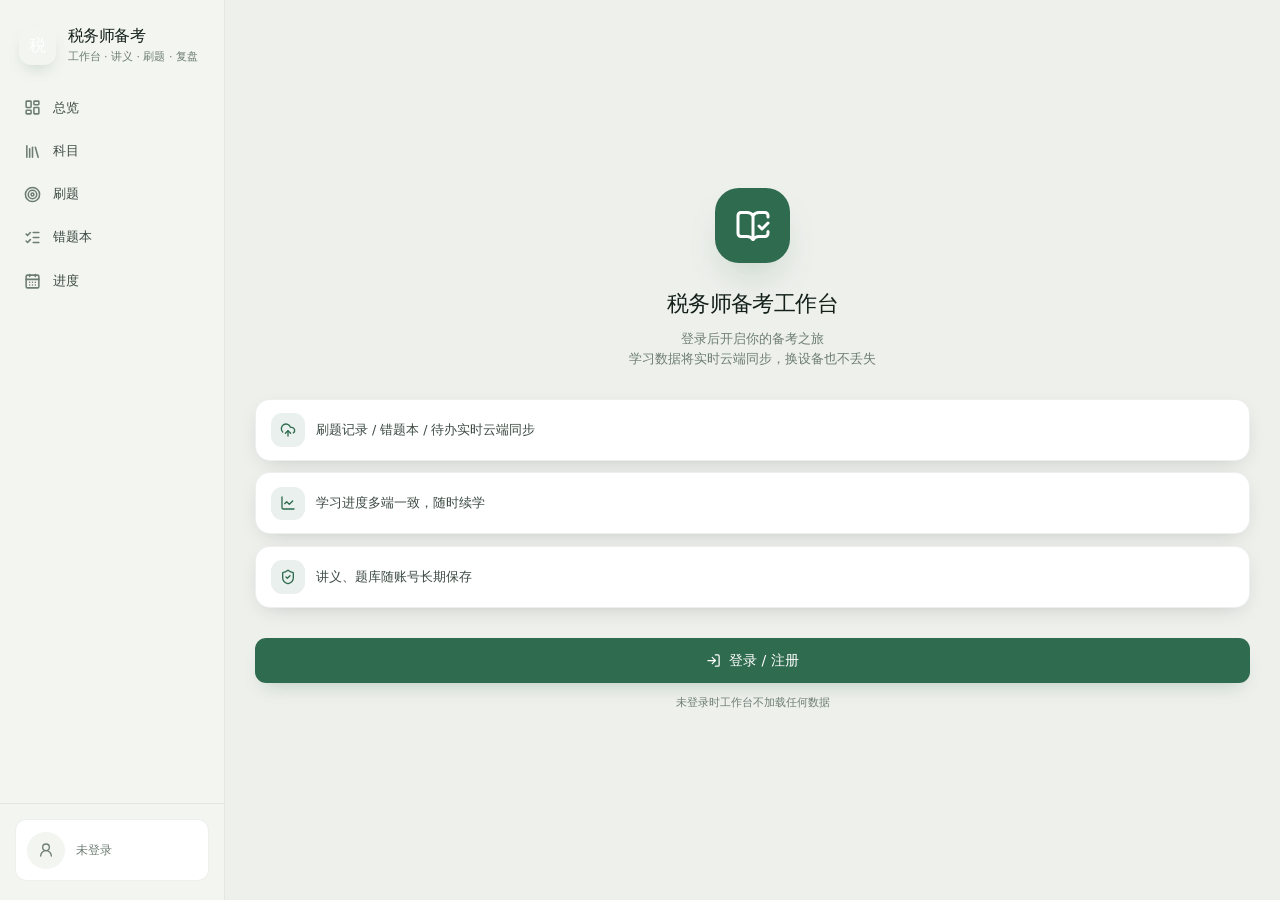
<file: index.html>
<!doctype html>
<html lang="en">
  <head>
    <meta charset="UTF-8" />
    <link rel="icon" type="image/svg+xml" href="./favicon.svg" />
    <meta name="viewport" content="width=device-width, initial-scale=1.0" />
    <title>workbench-app</title>
    <script type="module" crossorigin src="./assets/index-DxAeLlAz.js"></script>
    <link rel="stylesheet" crossorigin href="./assets/index-BmughKxo.css">
  </head>
  <body>
    <div id="root"></div>
  </body>
</html>
</file>
<file: assets/index-BmughKxo.css>
/*! tailwindcss v4.3.3 | MIT License | https://tailwindcss.com */
@layer properties{@supports (((-webkit-hyphens:none)) and (not (margin-trim:inline))) or ((-moz-orient:inline) and (not (color:rgb(from red r g b)))){*,:before,:after,::backdrop{--tw-translate-x:0;--tw-translate-y:0;--tw-translate-z:0;--tw-rotate-x:initial;--tw-rotate-y:initial;--tw-rotate-z:initial;--tw-skew-x:initial;--tw-skew-y:initial;--tw-space-y-reverse:0;--tw-divide-y-reverse:0;--tw-border-style:solid;--tw-leading:initial;--tw-font-weight:initial;--tw-tracking:initial;--tw-ordinal:initial;--tw-slashed-zero:initial;--tw-numeric-figure:initial;--tw-numeric-spacing:initial;--tw-numeric-fraction:initial;--tw-shadow:0 0 #0000;--tw-shadow-color:initial;--tw-shadow-alpha:100%;--tw-inset-shadow:0 0 #0000;--tw-inset-shadow-color:initial;--tw-inset-shadow-alpha:100%;--tw-ring-color:initial;--tw-ring-shadow:0 0 #0000;--tw-inset-ring-color:initial;--tw-inset-ring-shadow:0 0 #0000;--tw-ring-inset:initial;--tw-ring-offset-width:0px;--tw-ring-offset-color:#fff;--tw-ring-offset-shadow:0 0 #0000;--tw-outline-style:solid;--tw-blur:initial;--tw-brightness:initial;--tw-contrast:initial;--tw-grayscale:initial;--tw-hue-rotate:initial;--tw-invert:initial;--tw-opacity:initial;--tw-saturate:initial;--tw-sepia:initial;--tw-drop-shadow:initial;--tw-drop-shadow-color:initial;--tw-drop-shadow-alpha:100%;--tw-drop-shadow-size:initial;--tw-backdrop-blur:initial;--tw-backdrop-brightness:initial;--tw-backdrop-contrast:initial;--tw-backdrop-grayscale:initial;--tw-backdrop-hue-rotate:initial;--tw-backdrop-invert:initial;--tw-backdrop-opacity:initial;--tw-backdrop-saturate:initial;--tw-backdrop-sepia:initial;--tw-duration:initial;--tw-ease:initial;--tw-scale-x:1;--tw-scale-y:1;--tw-scale-z:1}}}@layer theme{:root,:host{--font-sans:-apple-system, BlinkMacSystemFont, "Segoe UI", Roboto, "Helvetica Neue", "Noto Sans", Arial, sans-serif, "Apple Color Emoji", "Segoe UI Emoji", "Segoe UI Symbol", "Noto Color Emoji";--font-mono:ui-monospace, SFMono-Regular, Menlo, Monaco, Consolas, "Liberation Mono", "Courier New", monospace;--color-black:#000;--color-white:#fff;--spacing:.25rem;--text-xs:.75rem;--text-xs--line-height:calc(1 / .75);--text-sm:.875rem;--text-sm--line-height:calc(1.25 / .875);--text-base:1rem;--text-base--line-height:calc(1.5 / 1);--font-weight-normal:400;--font-weight-medium:500;--font-weight-semibold:600;--font-weight-bold:700;--font-weight-extrabold:800;--tracking-tight:-.025em;--leading-tight:1.25;--leading-snug:1.375;--leading-relaxed:1.625;--radius-md:.375rem;--radius-lg:.5rem;--radius-xl:.75rem;--radius-2xl:1rem;--shadow-lg:0 10px 15px -3px #0000001a, 0 4px 6px -4px #0000001a;--ease-out:cubic-bezier(0, 0, .2, 1);--animate-spin:spin 1s linear infinite;--animate-ping:ping 1s cubic-bezier(0, 0, .2, 1) infinite;--blur-sm:8px;--blur-xl:24px;--default-transition-duration:.15s;--default-transition-timing-function:cubic-bezier(.4, 0, .2, 1);--default-font-family:var(--font-sans);--default-mono-font-family:var(--font-mono)}}@layer base{*,:after,:before,::backdrop{box-sizing:border-box;border:0 solid;margin:0;padding:0}::file-selector-button{box-sizing:border-box;border:0 solid;margin:0;padding:0}html,:host{-webkit-text-size-adjust:100%;tab-size:4;line-height:1.5;font-family:var(--default-font-family,-apple-system, BlinkMacSystemFont, "Segoe UI", Roboto, "Helvetica Neue", "Noto Sans", Arial, sans-serif, "Apple Color Emoji", "Segoe UI Emoji", "Segoe UI Symbol", "Noto Color Emoji");font-feature-settings:var(--default-font-feature-settings,normal);font-variation-settings:var(--default-font-variation-settings,normal);-webkit-tap-highlight-color:transparent}hr{height:0;color:inherit;border-top-width:1px}abbr:where([title]){-webkit-text-decoration:underline dotted;text-decoration:underline dotted}h1,h2,h3,h4,h5,h6{font-size:inherit;font-weight:inherit}a{color:inherit;-webkit-text-decoration:inherit;-webkit-text-decoration:inherit;-webkit-text-decoration:inherit;-webkit-text-decoration:inherit;text-decoration:inherit}b,strong{font-weight:bolder}code,kbd,samp,pre{font-family:var(--default-mono-font-family,ui-monospace, SFMono-Regular, Menlo, Monaco, Consolas, "Liberation Mono", "Courier New", monospace);font-feature-settings:var(--default-mono-font-feature-settings,normal);font-variation-settings:var(--default-mono-font-variation-settings,normal);font-size:1em}small{font-size:80%}sub,sup{vertical-align:baseline;font-size:75%;line-height:0;position:relative}sub{bottom:-.25em}sup{top:-.5em}table{text-indent:0;border-color:inherit;border-collapse:collapse}:-moz-focusring:where(:not(iframe)){outline:auto}progress{vertical-align:baseline}summary{display:list-item}ol,ul,menu{list-style:none}img,svg,video,canvas,audio,iframe,embed,object{vertical-align:middle;display:block}img,video{max-width:100%;height:auto}button,input,select,optgroup,textarea{font:inherit;font-feature-settings:inherit;font-variation-settings:inherit;letter-spacing:inherit;color:inherit;opacity:1;background-color:#0000;border-radius:0}::file-selector-button{font:inherit;font-feature-settings:inherit;font-variation-settings:inherit;letter-spacing:inherit;color:inherit;opacity:1;background-color:#0000;border-radius:0}:where(select:is([multiple],[size])) optgroup{font-weight:bolder}:where(select:is([multiple],[size])) optgroup option{padding-inline-start:20px}::file-selector-button{margin-inline-end:4px}::placeholder{opacity:1}@supports (not ((-webkit-appearance:-apple-pay-button))) or (contain-intrinsic-size:1px){::placeholder{color:currentColor}@supports (color:color-mix(in lab, red, red)){::placeholder{color:color-mix(in oklab, currentcolor 50%, transparent)}}}textarea{resize:vertical}::-webkit-search-decoration{-webkit-appearance:none}::-webkit-date-and-time-value{min-height:1lh;text-align:inherit}::-webkit-datetime-edit{display:inline-flex}::-webkit-datetime-edit-fields-wrapper{padding:0}::-webkit-datetime-edit{padding-block:0}::-webkit-datetime-edit-year-field{padding-block:0}::-webkit-datetime-edit-month-field{padding-block:0}::-webkit-datetime-edit-day-field{padding-block:0}::-webkit-datetime-edit-hour-field{padding-block:0}::-webkit-datetime-edit-minute-field{padding-block:0}::-webkit-datetime-edit-second-field{padding-block:0}::-webkit-datetime-edit-millisecond-field{padding-block:0}::-webkit-datetime-edit-meridiem-field{padding-block:0}::-webkit-calendar-picker-indicator{line-height:1}:-moz-ui-invalid{box-shadow:none}button,input:where([type=button],[type=reset],[type=submit]){appearance:button}::file-selector-button{appearance:button}::-webkit-inner-spin-button{height:auto}::-webkit-outer-spin-button{height:auto}[hidden]:where(:not([hidden=until-found])){display:none!important}}@layer components;@layer utilities{.pointer-events-none{pointer-events:none}.absolute{position:absolute}.fixed{position:fixed}.relative{position:relative}.inset-0{inset:0}.-top-12{top:calc(var(--spacing) * -12)}.top-1\/2{top:50%}.-right-10{right:calc(var(--spacing) * -10)}.bottom-0{bottom:0}.bottom-8{bottom:calc(var(--spacing) * 8)}.bottom-24{bottom:calc(var(--spacing) * 24)}.left-0{left:0}.left-1\/2{left:50%}.z-50{z-index:50}.z-\[60\]{z-index:60}.z-\[70\]{z-index:70}.z-\[var\(--z-nav\)\]{z-index:var(--z-nav)}.z-\[var\(--z-sheet\)\]{z-index:var(--z-sheet)}.-mx-1{margin-inline:calc(var(--spacing) * -1)}.mx-auto{margin-inline:auto}.mt-0\.5{margin-top:calc(var(--spacing) * .5)}.mt-1{margin-top:var(--spacing)}.mt-1\.5{margin-top:calc(var(--spacing) * 1.5)}.mt-2{margin-top:calc(var(--spacing) * 2)}.mt-2\.5{margin-top:calc(var(--spacing) * 2.5)}.mt-3{margin-top:calc(var(--spacing) * 3)}.mt-3\.5{margin-top:calc(var(--spacing) * 3.5)}.mt-4{margin-top:calc(var(--spacing) * 4)}.mt-5{margin-top:calc(var(--spacing) * 5)}.mt-6{margin-top:calc(var(--spacing) * 6)}.mt-8{margin-top:calc(var(--spacing) * 8)}.mt-auto{margin-top:auto}.mb-2{margin-bottom:calc(var(--spacing) * 2)}.ml-9{margin-left:calc(var(--spacing) * 9)}.ml-auto{margin-left:auto}.line-clamp-2{-webkit-line-clamp:2;-webkit-box-orient:vertical;display:-webkit-box;overflow:hidden}.block{display:block}.flex{display:flex}.grid{display:grid}.hidden{display:none}.inline-flex{display:inline-flex}.h-1\.5{height:calc(var(--spacing) * 1.5)}.h-2{height:calc(var(--spacing) * 2)}.h-5{height:calc(var(--spacing) * 5)}.h-6{height:calc(var(--spacing) * 6)}.h-7{height:calc(var(--spacing) * 7)}.h-8{height:calc(var(--spacing) * 8)}.h-9{height:calc(var(--spacing) * 9)}.h-10{height:calc(var(--spacing) * 10)}.h-11{height:calc(var(--spacing) * 11)}.h-12{height:calc(var(--spacing) * 12)}.h-14{height:calc(var(--spacing) * 14)}.h-16{height:calc(var(--spacing) * 16)}.h-20{height:calc(var(--spacing) * 20)}.h-24{height:calc(var(--spacing) * 24)}.h-28{height:calc(var(--spacing) * 28)}.h-32{height:calc(var(--spacing) * 32)}.h-36{height:calc(var(--spacing) * 36)}.h-\[var\(--nav-h\)\]{height:var(--nav-h)}.h-full{height:100%}.max-h-72{max-height:calc(var(--spacing) * 72)}.min-h-0{min-height:0}.min-h-10{min-height:calc(var(--spacing) * 10)}.min-h-11{min-height:calc(var(--spacing) * 11)}.min-h-12{min-height:calc(var(--spacing) * 12)}.min-h-14{min-height:calc(var(--spacing) * 14)}.min-h-dvh{min-height:100dvh}.w-1\.5{width:calc(var(--spacing) * 1.5)}.w-5{width:calc(var(--spacing) * 5)}.w-6{width:calc(var(--spacing) * 6)}.w-7{width:calc(var(--spacing) * 7)}.w-8{width:calc(var(--spacing) * 8)}.w-9{width:calc(var(--spacing) * 9)}.w-10{width:calc(var(--spacing) * 10)}.w-11{width:calc(var(--spacing) * 11)}.w-12{width:calc(var(--spacing) * 12)}.w-14{width:calc(var(--spacing) * 14)}.w-16{width:calc(var(--spacing) * 16)}.w-20{width:calc(var(--spacing) * 20)}.w-24{width:calc(var(--spacing) * 24)}.w-28{width:calc(var(--spacing) * 28)}.w-32{width:calc(var(--spacing) * 32)}.w-36{width:calc(var(--spacing) * 36)}.w-\[3px\]{width:3px}.w-full{width:100%}.w-px{width:1px}.max-w-\[430px\]{max-width:430px}.max-w-\[760px\]{max-width:760px}.min-w-0{min-width:0}.min-w-5{min-width:calc(var(--spacing) * 5)}.flex-1{flex:1}.shrink-0{flex-shrink:0}.-translate-x-1\/2{--tw-translate-x:calc(calc(1 / 2 * 100%) * -1);translate:var(--tw-translate-x) var(--tw-translate-y)}.-translate-y-1\/2{--tw-translate-y:calc(calc(1 / 2 * 100%) * -1);translate:var(--tw-translate-x) var(--tw-translate-y)}.-rotate-90{rotate:-90deg}.rotate-90{rotate:90deg}.rotate-180{rotate:180deg}.transform{transform:var(--tw-rotate-x,) var(--tw-rotate-y,) var(--tw-rotate-z,) var(--tw-skew-x,) var(--tw-skew-y,)}.animate-\[rise_0\.3s_var\(--ease\)_both\]{animation:rise .3s var(--ease) both}.animate-\[rise_0\.4s_var\(--ease\)_both\]{animation:rise .4s var(--ease) both}.animate-\[rise_0\.35s_var\(--ease\)_both\]{animation:rise .35s var(--ease) both}.animate-ping{animation:var(--animate-ping)}.animate-spin{animation:var(--animate-spin)}.cursor-pointer{cursor:pointer}.\[scrollbar-width\:none\]{scrollbar-width:none}.grid-cols-1{grid-template-columns:repeat(1,minmax(0,1fr))}.grid-cols-2{grid-template-columns:repeat(2,minmax(0,1fr))}.flex-col{flex-direction:column}.flex-wrap{flex-wrap:wrap}.items-baseline{align-items:baseline}.items-center{align-items:center}.items-end{align-items:flex-end}.items-start{align-items:flex-start}.items-stretch{align-items:stretch}.justify-around{justify-content:space-around}.justify-between{justify-content:space-between}.justify-center{justify-content:center}.justify-end{justify-content:flex-end}.gap-0\.5{gap:calc(var(--spacing) * .5)}.gap-1{gap:var(--spacing)}.gap-1\.5{gap:calc(var(--spacing) * 1.5)}.gap-2{gap:calc(var(--spacing) * 2)}.gap-2\.5{gap:calc(var(--spacing) * 2.5)}.gap-3{gap:calc(var(--spacing) * 3)}.gap-4{gap:calc(var(--spacing) * 4)}.gap-5{gap:calc(var(--spacing) * 5)}:where(.space-y-3>:not(:last-child)){--tw-space-y-reverse:0;margin-block-start:calc(calc(var(--spacing) * 3) * var(--tw-space-y-reverse));margin-block-end:calc(calc(var(--spacing) * 3) * calc(1 - var(--tw-space-y-reverse)))}:where(.divide-y>:not(:last-child)){--tw-divide-y-reverse:0;border-bottom-style:var(--tw-border-style);border-top-style:var(--tw-border-style);border-top-width:calc(1px * var(--tw-divide-y-reverse));border-bottom-width:calc(1px * calc(1 - var(--tw-divide-y-reverse)))}:where(.divide-\[var\(--border\)\]>:not(:last-child)){border-color:var(--border)}.truncate{text-overflow:ellipsis;white-space:nowrap;overflow:hidden}.overflow-hidden{overflow:hidden}.overflow-x-auto{overflow-x:auto}.overflow-y-auto{overflow-y:auto}.rounded{border-radius:.25rem}.rounded-2xl{border-radius:var(--radius-2xl)}.rounded-\[12px\]{border-radius:12px}.rounded-\[13px\]{border-radius:13px}.rounded-\[14px\]{border-radius:14px}.rounded-\[18px\]{border-radius:18px}.rounded-\[20px\]{border-radius:20px}.rounded-\[24px\]{border-radius:24px}.rounded-full{border-radius:2147483647px}.rounded-lg{border-radius:var(--radius-lg)}.rounded-md{border-radius:var(--radius-md)}.rounded-xl{border-radius:var(--radius-xl)}.rounded-t-\[22px\]{border-top-left-radius:22px;border-top-right-radius:22px}.rounded-t-\[28px\]{border-top-left-radius:28px;border-top-right-radius:28px}.border{border-style:var(--tw-border-style);border-width:1px}.border-0{border-style:var(--tw-border-style);border-width:0}.border-x{border-inline-style:var(--tw-border-style);border-inline-width:1px}.border-t{border-top-style:var(--tw-border-style);border-top-width:1px}.border-r{border-right-style:var(--tw-border-style);border-right-width:1px}.border-b{border-bottom-style:var(--tw-border-style);border-bottom-width:1px}.border-dashed{--tw-border-style:dashed;border-style:dashed}.border-\[color-mix\(in_srgb\,var\(--accent\)_30\%\,transparent\)\]{border-color:var(--accent)}@supports (color:color-mix(in lab, red, red)){.border-\[color-mix\(in_srgb\,var\(--accent\)_30\%\,transparent\)\]{border-color:color-mix(in srgb,var(--accent) 30%,transparent)}}.border-\[color-mix\(in_srgb\,var\(--down\)_30\%\,transparent\)\]{border-color:var(--down)}@supports (color:color-mix(in lab, red, red)){.border-\[color-mix\(in_srgb\,var\(--down\)_30\%\,transparent\)\]{border-color:color-mix(in srgb,var(--down) 30%,transparent)}}.border-\[var\(--accent\)\]{border-color:var(--accent)}.border-\[var\(--border\)\],.border-\[var\(--border\)\]\/60{border-color:var(--border)}@supports (color:color-mix(in lab, red, red)){.border-\[var\(--border\)\]\/60{border-color:color-mix(in oklab, var(--border) 60%, transparent)}}.border-\[var\(--down\)\]{border-color:var(--down)}.border-transparent{border-color:#0000}.bg-\[color-mix\(in_srgb\,var\(--accent\)_8\%\,var\(--bg\)\)\]{background-color:var(--accent)}@supports (color:color-mix(in lab, red, red)){.bg-\[color-mix\(in_srgb\,var\(--accent\)_8\%\,var\(--bg\)\)\]{background-color:color-mix(in srgb,var(--accent) 8%,var(--bg))}}.bg-\[color-mix\(in_srgb\,var\(--accent\)_12\%\,transparent\)\]{background-color:var(--accent)}@supports (color:color-mix(in lab, red, red)){.bg-\[color-mix\(in_srgb\,var\(--accent\)_12\%\,transparent\)\]{background-color:color-mix(in srgb,var(--accent) 12%,transparent)}}.bg-\[color-mix\(in_srgb\,var\(--accent-2\)_14\%\,transparent\)\]{background-color:var(--accent-2)}@supports (color:color-mix(in lab, red, red)){.bg-\[color-mix\(in_srgb\,var\(--accent-2\)_14\%\,transparent\)\]{background-color:color-mix(in srgb,var(--accent-2) 14%,transparent)}}.bg-\[color-mix\(in_srgb\,var\(--down\)_6\%\,var\(--bg\)\)\]{background-color:var(--down)}@supports (color:color-mix(in lab, red, red)){.bg-\[color-mix\(in_srgb\,var\(--down\)_6\%\,var\(--bg\)\)\]{background-color:color-mix(in srgb,var(--down) 6%,var(--bg))}}.bg-\[color-mix\(in_srgb\,var\(--down\)_8\%\,var\(--bg\)\)\]{background-color:var(--down)}@supports (color:color-mix(in lab, red, red)){.bg-\[color-mix\(in_srgb\,var\(--down\)_8\%\,var\(--bg\)\)\]{background-color:color-mix(in srgb,var(--down) 8%,var(--bg))}}.bg-\[color-mix\(in_srgb\,var\(--down\)_10\%\,transparent\)\]{background-color:var(--down)}@supports (color:color-mix(in lab, red, red)){.bg-\[color-mix\(in_srgb\,var\(--down\)_10\%\,transparent\)\]{background-color:color-mix(in srgb,var(--down) 10%,transparent)}}.bg-\[color-mix\(in_srgb\,var\(--down\)_12\%\,transparent\)\]{background-color:var(--down)}@supports (color:color-mix(in lab, red, red)){.bg-\[color-mix\(in_srgb\,var\(--down\)_12\%\,transparent\)\]{background-color:color-mix(in srgb,var(--down) 12%,transparent)}}.bg-\[var\(--accent\)\],.bg-\[var\(--accent\)\]\/35{background-color:var(--accent)}@supports (color:color-mix(in lab, red, red)){.bg-\[var\(--accent\)\]\/35{background-color:color-mix(in oklab, var(--accent) 35%, transparent)}}.bg-\[var\(--accent-2\)\]{background-color:var(--accent-2)}.bg-\[var\(--accent-soft\)\]{background-color:var(--accent-soft)}.bg-\[var\(--bg\)\]{background-color:var(--bg)}.bg-\[var\(--down\)\]{background-color:var(--down)}.bg-\[var\(--hero-grad\)\]{background-color:var(--hero-grad)}.bg-\[var\(--ink-1\)\]{background-color:var(--ink-1)}.bg-\[var\(--nav-bg\)\]\/95{background-color:var(--nav-bg)}@supports (color:color-mix(in lab, red, red)){.bg-\[var\(--nav-bg\)\]\/95{background-color:color-mix(in oklab, var(--nav-bg) 95%, transparent)}}.bg-\[var\(--page\)\]{background-color:var(--page)}.bg-\[var\(--panel-2\)\]{background-color:var(--panel-2)}.bg-\[var\(--track\)\]{background-color:var(--track)}.bg-\[var\(--warn\)\]\/10{background-color:var(--warn)}@supports (color:color-mix(in lab, red, red)){.bg-\[var\(--warn\)\]\/10{background-color:color-mix(in oklab, var(--warn) 10%, transparent)}}.bg-black\/30{background-color:#0000004d}@supports (color:color-mix(in lab, red, red)){.bg-black\/30{background-color:color-mix(in oklab, var(--color-black) 30%, transparent)}}.bg-transparent{background-color:#0000}.bg-white{background-color:var(--color-white)}.bg-white\/7{background-color:#ffffff12}@supports (color:color-mix(in lab, red, red)){.bg-white\/7{background-color:color-mix(in oklab, var(--color-white) 7%, transparent)}}.bg-white\/14{background-color:#ffffff24}@supports (color:color-mix(in lab, red, red)){.bg-white\/14{background-color:color-mix(in oklab, var(--color-white) 14%, transparent)}}.object-contain{object-fit:contain}.p-0{padding:0}.p-1{padding:var(--spacing)}.p-3{padding:calc(var(--spacing) * 3)}.p-3\.5{padding:calc(var(--spacing) * 3.5)}.p-4{padding:calc(var(--spacing) * 4)}.p-5{padding:calc(var(--spacing) * 5)}.p-6{padding:calc(var(--spacing) * 6)}.p-8{padding:calc(var(--spacing) * 8)}.px-0{padding-inline:0}.px-1{padding-inline:var(--spacing)}.px-1\.5{padding-inline:calc(var(--spacing) * 1.5)}.px-2{padding-inline:calc(var(--spacing) * 2)}.px-2\.5{padding-inline:calc(var(--spacing) * 2.5)}.px-3{padding-inline:calc(var(--spacing) * 3)}.px-3\.5{padding-inline:calc(var(--spacing) * 3.5)}.px-4{padding-inline:calc(var(--spacing) * 4)}.px-5{padding-inline:calc(var(--spacing) * 5)}.px-7{padding-inline:calc(var(--spacing) * 7)}.px-8{padding-inline:calc(var(--spacing) * 8)}.py-0{padding-block:0}.py-0\.5{padding-block:calc(var(--spacing) * .5)}.py-1{padding-block:var(--spacing)}.py-1\.5{padding-block:calc(var(--spacing) * 1.5)}.py-2{padding-block:calc(var(--spacing) * 2)}.py-2\.5{padding-block:calc(var(--spacing) * 2.5)}.py-3{padding-block:calc(var(--spacing) * 3)}.py-3\.5{padding-block:calc(var(--spacing) * 3.5)}.py-4{padding-block:calc(var(--spacing) * 4)}.py-5{padding-block:calc(var(--spacing) * 5)}.py-6{padding-block:calc(var(--spacing) * 6)}.py-10{padding-block:calc(var(--spacing) * 10)}.py-24{padding-block:calc(var(--spacing) * 24)}.pt-0{padding-top:0}.pt-1{padding-top:var(--spacing)}.pt-2{padding-top:calc(var(--spacing) * 2)}.pt-3{padding-top:calc(var(--spacing) * 3)}.pt-4{padding-top:calc(var(--spacing) * 4)}.pt-7{padding-top:calc(var(--spacing) * 7)}.pr-2{padding-right:calc(var(--spacing) * 2)}.pb-0{padding-bottom:0}.pb-0\.5{padding-bottom:calc(var(--spacing) * .5)}.pb-3{padding-bottom:calc(var(--spacing) * 3)}.pb-5{padding-bottom:calc(var(--spacing) * 5)}.pb-6{padding-bottom:calc(var(--spacing) * 6)}.pb-8{padding-bottom:calc(var(--spacing) * 8)}.pb-\[calc\(var\(--nav-h\)\+44px\)\]{padding-bottom:calc(var(--nav-h) + 44px)}.pb-\[max\(env\(safe-area-inset-bottom\)\,8px\)\]{padding-bottom:max(env(safe-area-inset-bottom), 8px)}.pb-\[max\(env\(safe-area-inset-bottom\)\,24px\)\]{padding-bottom:max(env(safe-area-inset-bottom), 24px)}.pl-4{padding-left:calc(var(--spacing) * 4)}.text-center{text-align:center}.text-left{text-align:left}.text-right{text-align:right}.text-base{font-size:var(--text-base);line-height:var(--tw-leading,var(--text-base--line-height))}.text-sm{font-size:var(--text-sm);line-height:var(--tw-leading,var(--text-sm--line-height))}.text-xs{font-size:var(--text-xs);line-height:var(--tw-leading,var(--text-xs--line-height))}.text-\[9px\]{font-size:9px}.text-\[11\.5px\]{font-size:11.5px}.text-\[11px\]{font-size:11px}.text-\[12\.5px\]{font-size:12.5px}.text-\[12px\]{font-size:12px}.text-\[13\.5px\]{font-size:13.5px}.text-\[13px\]{font-size:13px}.text-\[14\.5px\]{font-size:14.5px}.text-\[14px\]{font-size:14px}.text-\[15px\]{font-size:15px}.text-\[16px\]{font-size:16px}.text-\[17px\]{font-size:17px}.text-\[20px\]{font-size:20px}.text-\[22px\]{font-size:22px}.text-\[23px\]{font-size:23px}.text-\[30px\]{font-size:30px}.leading-none{--tw-leading:1;line-height:1}.leading-relaxed{--tw-leading:var(--leading-relaxed);line-height:var(--leading-relaxed)}.leading-snug{--tw-leading:var(--leading-snug);line-height:var(--leading-snug)}.leading-tight{--tw-leading:var(--leading-tight);line-height:var(--leading-tight)}.font-bold{--tw-font-weight:var(--font-weight-bold);font-weight:var(--font-weight-bold)}.font-extrabold{--tw-font-weight:var(--font-weight-extrabold);font-weight:var(--font-weight-extrabold)}.font-medium{--tw-font-weight:var(--font-weight-medium);font-weight:var(--font-weight-medium)}.font-normal{--tw-font-weight:var(--font-weight-normal);font-weight:var(--font-weight-normal)}.font-semibold{--tw-font-weight:var(--font-weight-semibold);font-weight:var(--font-weight-semibold)}.tracking-\[0\.02em\]{--tw-tracking:.02em;letter-spacing:.02em}.tracking-tight{--tw-tracking:var(--tracking-tight);letter-spacing:var(--tracking-tight)}.whitespace-nowrap{white-space:nowrap}.whitespace-pre-wrap{white-space:pre-wrap}.text-\[\#F2D5A0\]{color:#f2d5a0}.text-\[\#f2f6f1\]{color:#f2f6f1}.text-\[rgba\(242\,246\,241\,0\.7\)\]{color:#f2f6f1b3}.text-\[rgba\(242\,246\,241\,0\.8\)\]{color:#f2f6f1cc}.text-\[rgba\(242\,246\,241\,0\.75\)\]{color:#f2f6f1bf}.text-\[var\(--accent\)\]{color:var(--accent)}.text-\[var\(--accent-2\)\]{color:var(--accent-2)}.text-\[var\(--down\)\]{color:var(--down)}.text-\[var\(--ink-1\)\]{color:var(--ink-1)}.text-\[var\(--ink-2\)\]{color:var(--ink-2)}.text-\[var\(--ink-3\)\],.text-\[var\(--ink-3\)\]\/40{color:var(--ink-3)}@supports (color:color-mix(in lab, red, red)){.text-\[var\(--ink-3\)\]\/40{color:color-mix(in oklab, var(--ink-3) 40%, transparent)}}.text-\[var\(--ink-3\)\]\/60{color:var(--ink-3)}@supports (color:color-mix(in lab, red, red)){.text-\[var\(--ink-3\)\]\/60{color:color-mix(in oklab, var(--ink-3) 60%, transparent)}}.text-\[var\(--on-accent\)\]{color:var(--on-accent)}.text-\[var\(--warn\)\]{color:var(--warn)}.text-transparent{color:#0000}.text-white{color:var(--color-white)}.tabular-nums{--tw-numeric-spacing:tabular-nums;font-variant-numeric:var(--tw-ordinal,) var(--tw-slashed-zero,) var(--tw-numeric-figure,) var(--tw-numeric-spacing,) var(--tw-numeric-fraction,)}.line-through{text-decoration-line:line-through}.opacity-0{opacity:0}.opacity-60{opacity:.6}.opacity-100{opacity:1}.shadow-\[0_8px_16px_-8px_var\(--glow\)\]{--tw-shadow:0 8px 16px -8px var(--tw-shadow-color,var(--glow));box-shadow:var(--tw-inset-shadow), var(--tw-inset-ring-shadow), var(--tw-ring-offset-shadow), var(--tw-ring-shadow), var(--tw-shadow)}.shadow-\[0_8px_18px_-8px_var\(--glow\)\]{--tw-shadow:0 8px 18px -8px var(--tw-shadow-color,var(--glow));box-shadow:var(--tw-inset-shadow), var(--tw-inset-ring-shadow), var(--tw-ring-offset-shadow), var(--tw-ring-shadow), var(--tw-shadow)}.shadow-\[0_10px_20px_-10px_rgba\(192\,138\,62\,0\.7\)\]{--tw-shadow:0 10px 20px -10px var(--tw-shadow-color,#c08a3eb3);box-shadow:var(--tw-inset-shadow), var(--tw-inset-ring-shadow), var(--tw-ring-offset-shadow), var(--tw-ring-shadow), var(--tw-shadow)}.shadow-\[0_10px_20px_-10px_var\(--glow\)\]{--tw-shadow:0 10px 20px -10px var(--tw-shadow-color,var(--glow));box-shadow:var(--tw-inset-shadow), var(--tw-inset-ring-shadow), var(--tw-ring-offset-shadow), var(--tw-ring-shadow), var(--tw-shadow)}.shadow-\[0_14px_30px_-14px_rgba\(47\,107\,79\,0\.55\)\]{--tw-shadow:0 14px 30px -14px var(--tw-shadow-color,#2f6b4f8c);box-shadow:var(--tw-inset-shadow), var(--tw-inset-ring-shadow), var(--tw-ring-offset-shadow), var(--tw-ring-shadow), var(--tw-shadow)}.shadow-\[0_20px_40px_-16px_var\(--glow\)\]{--tw-shadow:0 20px 40px -16px var(--tw-shadow-color,var(--glow));box-shadow:var(--tw-inset-shadow), var(--tw-inset-ring-shadow), var(--tw-ring-offset-shadow), var(--tw-ring-shadow), var(--tw-shadow)}.shadow-\[var\(--shadow\)\]{--tw-shadow:var(--shadow);box-shadow:var(--tw-inset-shadow), var(--tw-inset-ring-shadow), var(--tw-ring-offset-shadow), var(--tw-ring-shadow), var(--tw-shadow)}.shadow-\[var\(--shadow-card\)\]{--tw-shadow:var(--shadow-card);box-shadow:var(--tw-inset-shadow), var(--tw-inset-ring-shadow), var(--tw-ring-offset-shadow), var(--tw-ring-shadow), var(--tw-shadow)}.shadow-\[var\(--shadow-lg\)\]{--tw-shadow:var(--shadow-lg);box-shadow:var(--tw-inset-shadow), var(--tw-inset-ring-shadow), var(--tw-ring-offset-shadow), var(--tw-ring-shadow), var(--tw-shadow)}.ring-2{--tw-ring-shadow:var(--tw-ring-inset,) 0 0 0 calc(2px + var(--tw-ring-offset-width)) var(--tw-ring-color,currentcolor);box-shadow:var(--tw-inset-shadow), var(--tw-inset-ring-shadow), var(--tw-ring-offset-shadow), var(--tw-ring-shadow), var(--tw-shadow)}.ring-\[var\(--ink-1\)\]{--tw-ring-color:var(--ink-1)}.ring-offset-2{--tw-ring-offset-width:2px;--tw-ring-offset-shadow:var(--tw-ring-inset,) 0 0 0 var(--tw-ring-offset-width) var(--tw-ring-offset-color)}.ring-offset-\[var\(--bg\)\]{--tw-ring-offset-color:var(--bg)}.outline{outline-style:var(--tw-outline-style);outline-width:1px}.filter{filter:var(--tw-blur,) var(--tw-brightness,) var(--tw-contrast,) var(--tw-grayscale,) var(--tw-hue-rotate,) var(--tw-invert,) var(--tw-saturate,) var(--tw-sepia,) var(--tw-drop-shadow,)}.backdrop-blur-sm{--tw-backdrop-blur:blur(var(--blur-sm));-webkit-backdrop-filter:var(--tw-backdrop-blur,) var(--tw-backdrop-brightness,) var(--tw-backdrop-contrast,) var(--tw-backdrop-grayscale,) var(--tw-backdrop-hue-rotate,) var(--tw-backdrop-invert,) var(--tw-backdrop-opacity,) var(--tw-backdrop-saturate,) var(--tw-backdrop-sepia,);backdrop-filter:var(--tw-backdrop-blur,) var(--tw-backdrop-brightness,) var(--tw-backdrop-contrast,) var(--tw-backdrop-grayscale,) var(--tw-backdrop-hue-rotate,) var(--tw-backdrop-invert,) var(--tw-backdrop-opacity,) var(--tw-backdrop-saturate,) var(--tw-backdrop-sepia,)}.backdrop-blur-xl{--tw-backdrop-blur:blur(var(--blur-xl));-webkit-backdrop-filter:var(--tw-backdrop-blur,) var(--tw-backdrop-brightness,) var(--tw-backdrop-contrast,) var(--tw-backdrop-grayscale,) var(--tw-backdrop-hue-rotate,) var(--tw-backdrop-invert,) var(--tw-backdrop-opacity,) var(--tw-backdrop-saturate,) var(--tw-backdrop-sepia,);backdrop-filter:var(--tw-backdrop-blur,) var(--tw-backdrop-brightness,) var(--tw-backdrop-contrast,) var(--tw-backdrop-grayscale,) var(--tw-backdrop-hue-rotate,) var(--tw-backdrop-invert,) var(--tw-backdrop-opacity,) var(--tw-backdrop-saturate,) var(--tw-backdrop-sepia,)}.transition-\[stroke-dashoffset\]{transition-property:stroke-dashoffset;transition-timing-function:var(--tw-ease,var(--default-transition-timing-function));transition-duration:var(--tw-duration,var(--default-transition-duration))}.transition-\[transform\,background-color\,color\,box-shadow\]{transition-property:transform,background-color,color,box-shadow;transition-timing-function:var(--tw-ease,var(--default-transition-timing-function));transition-duration:var(--tw-duration,var(--default-transition-duration))}.transition-\[width\]{transition-property:width;transition-timing-function:var(--tw-ease,var(--default-transition-timing-function));transition-duration:var(--tw-duration,var(--default-transition-duration))}.transition-all{transition-property:all;transition-timing-function:var(--tw-ease,var(--default-transition-timing-function));transition-duration:var(--tw-duration,var(--default-transition-duration))}.transition-colors{transition-property:color,background-color,border-color,outline-color,text-decoration-color,fill,stroke,--tw-gradient-from,--tw-gradient-via,--tw-gradient-to;transition-timing-function:var(--tw-ease,var(--default-transition-timing-function));transition-duration:var(--tw-duration,var(--default-transition-duration))}.transition-opacity{transition-property:opacity;transition-timing-function:var(--tw-ease,var(--default-transition-timing-function));transition-duration:var(--tw-duration,var(--default-transition-duration))}.transition-transform{transition-property:transform,translate,scale,rotate;transition-timing-function:var(--tw-ease,var(--default-transition-timing-function));transition-duration:var(--tw-duration,var(--default-transition-duration))}.duration-200{--tw-duration:.2s;transition-duration:.2s}.duration-300{--tw-duration:.3s;transition-duration:.3s}.duration-500{--tw-duration:.5s;transition-duration:.5s}.duration-700{--tw-duration:.7s;transition-duration:.7s}.ease-out{--tw-ease:var(--ease-out);transition-timing-function:var(--ease-out)}.outline-none{--tw-outline-style:none;outline-style:none}.\[-ms-overflow-style\:none\]{-ms-overflow-style:none}@media (hover:hover){.group-hover\:bg-\[var\(--accent-soft\)\]:is(:where(.group):hover *){background-color:var(--accent-soft)}.group-hover\:text-\[var\(--accent\)\]:is(:where(.group):hover *){color:var(--accent)}.group-hover\:opacity-30:is(:where(.group):hover *){opacity:.3}.group-hover\:opacity-100:is(:where(.group):hover *){opacity:1}}.placeholder\:text-\[var\(--ink-3\)\]::placeholder{color:var(--ink-3)}.first\:border-t-0:first-child{border-top-style:var(--tw-border-style);border-top-width:0}.first\:pt-0:first-child{padding-top:0}.last\:border-0:last-child{border-style:var(--tw-border-style);border-width:0}@media (hover:hover){.hover\:border-\[color-mix\(in_srgb\,var\(--accent\)_35\%\,var\(--border\)\)\]:hover{border-color:var(--accent)}@supports (color:color-mix(in lab, red, red)){.hover\:border-\[color-mix\(in_srgb\,var\(--accent\)_35\%\,var\(--border\)\)\]:hover{border-color:color-mix(in srgb,var(--accent) 35%,var(--border))}}.hover\:border-\[color-mix\(in_srgb\,var\(--accent\)_40\%\,var\(--border\)\)\]:hover{border-color:var(--accent)}@supports (color:color-mix(in lab, red, red)){.hover\:border-\[color-mix\(in_srgb\,var\(--accent\)_40\%\,var\(--border\)\)\]:hover{border-color:color-mix(in srgb,var(--accent) 40%,var(--border))}}.hover\:border-\[var\(--accent\)\]:hover{border-color:var(--accent)}.hover\:bg-\[color-mix\(in_srgb\,var\(--accent\)_6\%\,var\(--panel-2\)\)\]:hover{background-color:var(--accent)}@supports (color:color-mix(in lab, red, red)){.hover\:bg-\[color-mix\(in_srgb\,var\(--accent\)_6\%\,var\(--panel-2\)\)\]:hover{background-color:color-mix(in srgb,var(--accent) 6%,var(--panel-2))}}.hover\:bg-\[color-mix\(in_srgb\,var\(--down\)_8\%\,transparent\)\]:hover{background-color:var(--down)}@supports (color:color-mix(in lab, red, red)){.hover\:bg-\[color-mix\(in_srgb\,var\(--down\)_8\%\,transparent\)\]:hover{background-color:color-mix(in srgb,var(--down) 8%,transparent)}}.hover\:bg-\[var\(--accent-soft\)\]\/40:hover{background-color:var(--accent-soft)}@supports (color:color-mix(in lab, red, red)){.hover\:bg-\[var\(--accent-soft\)\]\/40:hover{background-color:color-mix(in oklab, var(--accent-soft) 40%, transparent)}}.hover\:bg-\[var\(--accent-soft\)\]\/50:hover{background-color:var(--accent-soft)}@supports (color:color-mix(in lab, red, red)){.hover\:bg-\[var\(--accent-soft\)\]\/50:hover{background-color:color-mix(in oklab, var(--accent-soft) 50%, transparent)}}.hover\:bg-\[var\(--bg\)\]:hover{background-color:var(--bg)}.hover\:bg-\[var\(--down\)\]:hover{background-color:var(--down)}.hover\:bg-\[var\(--panel-2\)\]:hover{background-color:var(--panel-2)}.hover\:text-\[var\(--accent\)\]:hover{color:var(--accent)}.hover\:text-\[var\(--down\)\]:hover{color:var(--down)}.hover\:text-\[var\(--ink-1\)\]:hover{color:var(--ink-1)}.hover\:text-white:hover{color:var(--color-white)}.hover\:brightness-105:hover{--tw-brightness:brightness(105%);filter:var(--tw-blur,) var(--tw-brightness,) var(--tw-contrast,) var(--tw-grayscale,) var(--tw-hue-rotate,) var(--tw-invert,) var(--tw-saturate,) var(--tw-sepia,) var(--tw-drop-shadow,)}}.focus\:border-\[var\(--accent\)\]:focus{border-color:var(--accent)}.focus-visible\:ring-2:focus-visible{--tw-ring-shadow:var(--tw-ring-inset,) 0 0 0 calc(2px + var(--tw-ring-offset-width)) var(--tw-ring-color,currentcolor);box-shadow:var(--tw-inset-shadow), var(--tw-inset-ring-shadow), var(--tw-ring-offset-shadow), var(--tw-ring-shadow), var(--tw-shadow)}.focus-visible\:ring-\[var\(--accent\)\]:focus-visible{--tw-ring-color:var(--accent)}.focus-visible\:ring-\[var\(--ring\)\]:focus-visible{--tw-ring-color:var(--ring)}.focus-visible\:ring-offset-2:focus-visible{--tw-ring-offset-width:2px;--tw-ring-offset-shadow:var(--tw-ring-inset,) 0 0 0 var(--tw-ring-offset-width) var(--tw-ring-offset-color)}.focus-visible\:ring-offset-\[var\(--page\)\]:focus-visible{--tw-ring-offset-color:var(--page)}.focus-visible\:outline-none:focus-visible{--tw-outline-style:none;outline-style:none}.active\:scale-90:active{--tw-scale-x:90%;--tw-scale-y:90%;--tw-scale-z:90%;scale:var(--tw-scale-x) var(--tw-scale-y)}.active\:scale-95:active{--tw-scale-x:95%;--tw-scale-y:95%;--tw-scale-z:95%;scale:var(--tw-scale-x) var(--tw-scale-y)}.active\:scale-\[0\.97\]:active{scale:.97}.active\:scale-\[0\.98\]:active{scale:.98}.disabled\:pointer-events-none:disabled{pointer-events:none}.disabled\:cursor-default:disabled{cursor:default}.disabled\:opacity-50:disabled{opacity:.5}.disabled\:opacity-60:disabled{opacity:.6}@media (width>=48rem){.md\:left-60{left:calc(var(--spacing) * 60)}.md\:flex{display:flex}.md\:hidden{display:none}.md\:w-60{width:calc(var(--spacing) * 60)}.md\:max-w-none{max-width:none}.md\:flex-row{flex-direction:row}.md\:items-center{align-items:center}.md\:rounded-\[28px\]{border-radius:28px}.md\:border-x-0{border-inline-style:var(--tw-border-style);border-inline-width:0}.md\:px-8{padding-inline:calc(var(--spacing) * 8)}.md\:pt-0{padding-top:0}.md\:pt-7{padding-top:calc(var(--spacing) * 7)}.md\:pb-8{padding-bottom:calc(var(--spacing) * 8)}.md\:shadow-none{--tw-shadow:0 0 #0000;box-shadow:var(--tw-inset-shadow), var(--tw-inset-ring-shadow), var(--tw-ring-offset-shadow), var(--tw-ring-shadow), var(--tw-shadow)}}.\[\&_svg\]\:pointer-events-none svg{pointer-events:none}.\[\&_svg\]\:size-4 svg{width:calc(var(--spacing) * 4);height:calc(var(--spacing) * 4)}.\[\&_svg\]\:shrink-0 svg{flex-shrink:0}.\[\&\:\:-webkit-scrollbar\]\:hidden::-webkit-scrollbar{display:none}}:root{--page:#eef0ec;--bg:#fff;--panel-2:#f3f5f1;--track:#dce2dc;--border:#14201a12;--ink-1:#14201a;--ink-2:#3c4a43;--ink-3:#6d7d74;--accent:#2f6b4f;--accent-2:#c08a3e;--accent-soft:#2f6b4f1a;--on-accent:#fff;--glow:#2f6b4f52;--up:#2c7a8c;--down:#c0453c;--warn:#b77a16;--shadow:0 6px 22px -10px #14281e47;--shadow-card:0 1px 2px #14281e0a, 0 6px 20px -8px #14281e24;--shadow-lg:0 40px 90px -50px #14281e59;--ease:cubic-bezier(.22, .61, .36, 1);--nav-h:64px;--z-nav:40;--z-sticky:30;--z-sheet:50;--nav-bg:#14201a;--hero-grad:linear-gradient(135deg, #234b38 0%, #2f6b4f 62%, #3a7d5c 100%);--hairline:#14201a0d;--ring:#2f6b4f61;color:var(--ink-1);background:var(--page);font-synthesis:none;text-rendering:optimizelegibility;-webkit-font-smoothing:antialiased;-moz-osx-font-smoothing:grayscale;font-family:Noto Sans SC,PingFang SC,Hiragino Sans GB,system-ui,-apple-system,sans-serif;font-size:15px;line-height:1.6}html,body{min-height:100dvh;margin:0;overflow-x:clip}#root{z-index:1;min-height:100dvh;position:relative}*{box-sizing:border-box}button{font-family:inherit}a:focus-visible,button:focus-visible,input:focus-visible,textarea:focus-visible,select:focus-visible{outline:2px solid var(--ring);outline-offset:2px}body:before{content:"";z-index:0;pointer-events:none;background-image:linear-gradient(to right, var(--hairline) 1px, transparent 1px), linear-gradient(to bottom, var(--hairline) 1px, transparent 1px);background-size:24px 24px;position:fixed;inset:0}::selection{background:var(--accent-soft)}.uppercase-display{line-height:1}@media (prefers-reduced-motion:reduce){*,:before,:after{scroll-behavior:auto!important;transition-duration:.01ms!important;animation-duration:.01ms!important;animation-iteration-count:1!important}}@keyframes rise{0%{opacity:0;transform:translateY(10px)}to{opacity:1;transform:translateY(0)}}@property --tw-translate-x{syntax:"*";inherits:false;initial-value:0}@property --tw-translate-y{syntax:"*";inherits:false;initial-value:0}@property --tw-translate-z{syntax:"*";inherits:false;initial-value:0}@property --tw-rotate-x{syntax:"*";inherits:false}@property --tw-rotate-y{syntax:"*";inherits:false}@property --tw-rotate-z{syntax:"*";inherits:false}@property --tw-skew-x{syntax:"*";inherits:false}@property --tw-skew-y{syntax:"*";inherits:false}@property --tw-space-y-reverse{syntax:"*";inherits:false;initial-value:0}@property --tw-divide-y-reverse{syntax:"*";inherits:false;initial-value:0}@property --tw-border-style{syntax:"*";inherits:false;initial-value:solid}@property --tw-leading{syntax:"*";inherits:false}@property --tw-font-weight{syntax:"*";inherits:false}@property --tw-tracking{syntax:"*";inherits:false}@property --tw-ordinal{syntax:"*";inherits:false}@property --tw-slashed-zero{syntax:"*";inherits:false}@property --tw-numeric-figure{syntax:"*";inherits:false}@property --tw-numeric-spacing{syntax:"*";inherits:false}@property --tw-numeric-fraction{syntax:"*";inherits:false}@property --tw-shadow{syntax:"*";inherits:false;initial-value:0 0 #0000}@property --tw-shadow-color{syntax:"*";inherits:false}@property --tw-shadow-alpha{syntax:"<percentage>";inherits:false;initial-value:100%}@property --tw-inset-shadow{syntax:"*";inherits:false;initial-value:0 0 #0000}@property --tw-inset-shadow-color{syntax:"*";inherits:false}@property --tw-inset-shadow-alpha{syntax:"<percentage>";inherits:false;initial-value:100%}@property --tw-ring-color{syntax:"*";inherits:false}@property --tw-ring-shadow{syntax:"*";inherits:false;initial-value:0 0 #0000}@property --tw-inset-ring-color{syntax:"*";inherits:false}@property --tw-inset-ring-shadow{syntax:"*";inherits:false;initial-value:0 0 #0000}@property --tw-ring-inset{syntax:"*";inherits:false}@property --tw-ring-offset-width{syntax:"<length>";inherits:false;initial-value:0}@property --tw-ring-offset-color{syntax:"*";inherits:false;initial-value:#fff}@property --tw-ring-offset-shadow{syntax:"*";inherits:false;initial-value:0 0 #0000}@property --tw-outline-style{syntax:"*";inherits:false;initial-value:solid}@property --tw-blur{syntax:"*";inherits:false}@property --tw-brightness{syntax:"*";inherits:false}@property --tw-contrast{syntax:"*";inherits:false}@property --tw-grayscale{syntax:"*";inherits:false}@property --tw-hue-rotate{syntax:"*";inherits:false}@property --tw-invert{syntax:"*";inherits:false}@property --tw-opacity{syntax:"*";inherits:false}@property --tw-saturate{syntax:"*";inherits:false}@property --tw-sepia{syntax:"*";inherits:false}@property --tw-drop-shadow{syntax:"*";inherits:false}@property --tw-drop-shadow-color{syntax:"*";inherits:false}@property --tw-drop-shadow-alpha{syntax:"<percentage>";inherits:false;initial-value:100%}@property --tw-drop-shadow-size{syntax:"*";inherits:false}@property --tw-backdrop-blur{syntax:"*";inherits:false}@property --tw-backdrop-brightness{syntax:"*";inherits:false}@property --tw-backdrop-contrast{syntax:"*";inherits:false}@property --tw-backdrop-grayscale{syntax:"*";inherits:false}@property --tw-backdrop-hue-rotate{syntax:"*";inherits:false}@property --tw-backdrop-invert{syntax:"*";inherits:false}@property --tw-backdrop-opacity{syntax:"*";inherits:false}@property --tw-backdrop-saturate{syntax:"*";inherits:false}@property --tw-backdrop-sepia{syntax:"*";inherits:false}@property --tw-duration{syntax:"*";inherits:false}@property --tw-ease{syntax:"*";inherits:false}@property --tw-scale-x{syntax:"*";inherits:false;initial-value:1}@property --tw-scale-y{syntax:"*";inherits:false;initial-value:1}@property --tw-scale-z{syntax:"*";inherits:false;initial-value:1}@keyframes spin{to{transform:rotate(360deg)}}@keyframes ping{75%,to{opacity:0;transform:scale(2)}}
</file>
